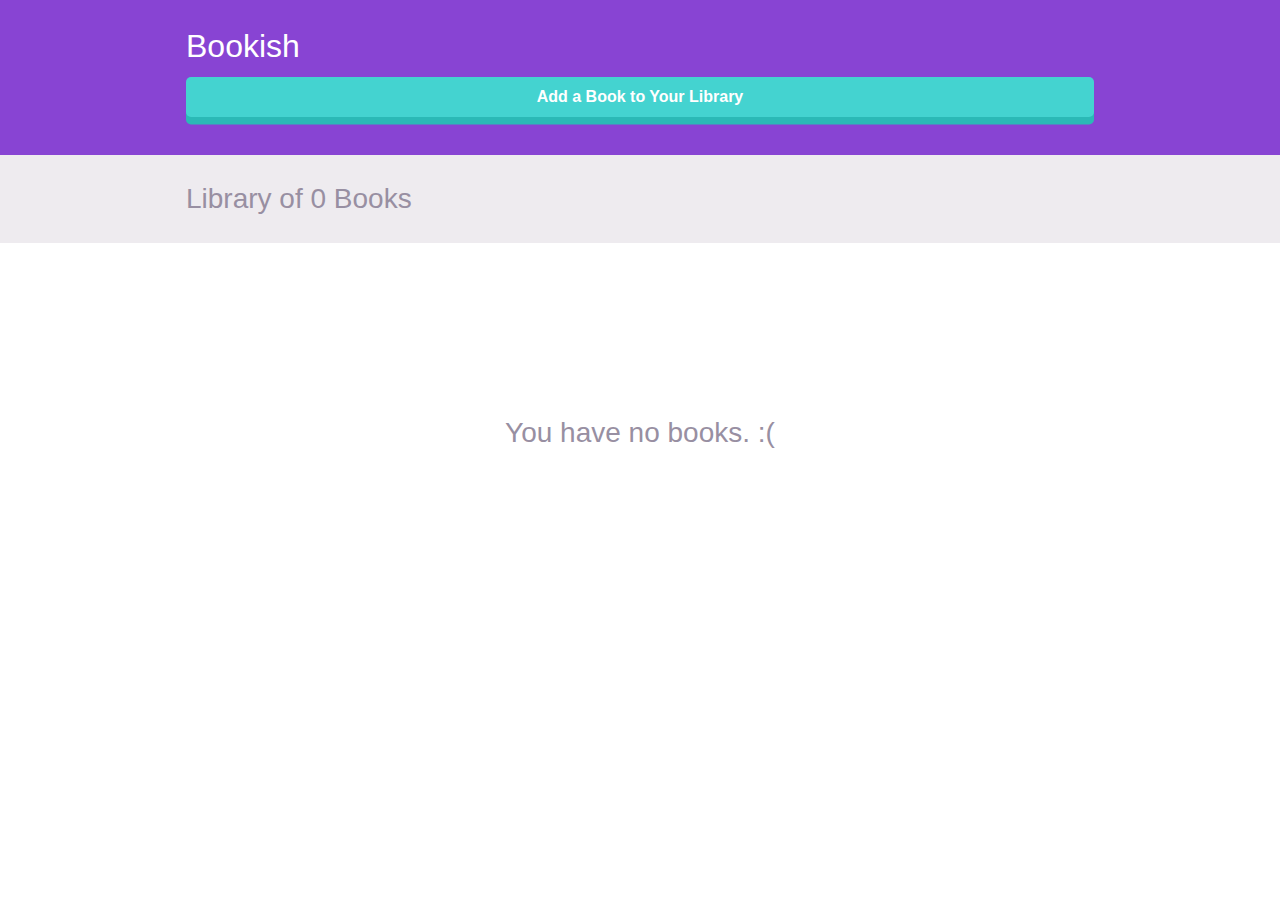
<file: index.html>
<!DOCTYPE html>
<html>
<head>
	<meta charset="utf-8">
	<meta name="viewport" content="width=device-width, initial-scale=1">
	<title>Bookish &mdash; Your library, bookity split!&trade;</title>
	<link href="assets/css/style.css" rel="stylesheet" type="text/css">
</head>
<body>
	<div id="container">
		<div class="full">
			<header class="logo">
				<h1>Bookish</h1>
				<form action="addbook.html">
					<button>Add a Book to Your Library</button>
				</form>
			</header>
		</div>
		<main class="content">
			<div class="full">
				<header>
					<h1>Library of <b>0</b> Books</h1>
				</header>
			</div>
			<p class="zero">You have no books. :(</p>
		</main>
	</div>
</body>
</html>
</file>
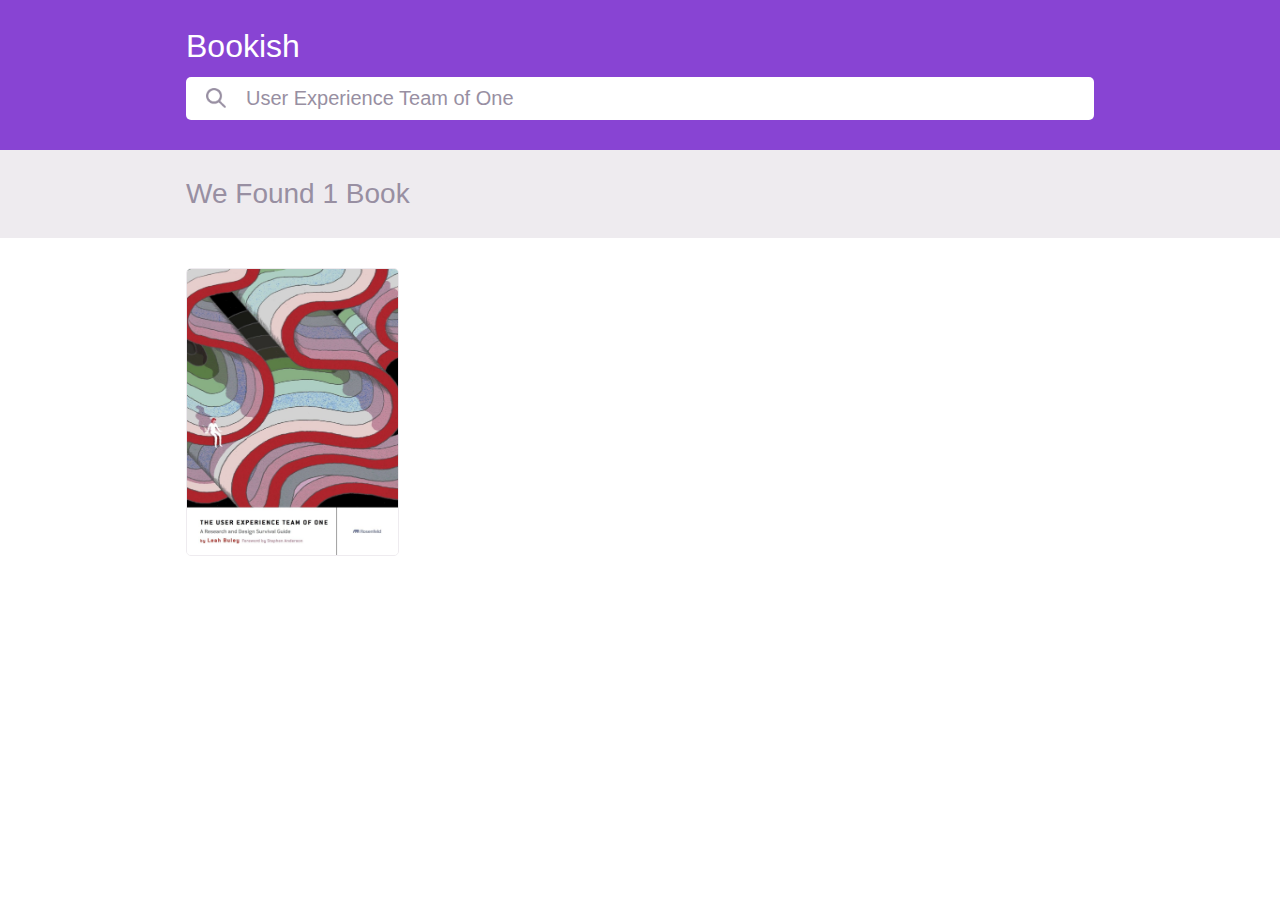
<file: addbook.html>
<!DOCTYPE html>
<html>
<head>
	<meta charset="utf-8">
	<meta name="viewport" content="width=device-width, initial-scale=1">
	<title>Bookish &mdash; Your library, bookity split!&trade;</title>
	<link href="assets/css/style.css" rel="stylesheet" type="text/css">
</head>
<body>
	<div id="container">
		<div class="full">
			<header class="logo">
				<h1><a href="index.html">Bookish</a></h1>
				<input id="search" value="User Experience Team of One">
			</header>
		</div>
		<main class="content">
			<div class="full">
				<header>
					<h1>We Found <b>1</b> Book</h1>
				</header>
			</div>
			<ul>
				<li><a href="bookdetail.html"><img src="assets/img/17-Buhley.jpg" alt="The User Experience Team of One by Leah Buhley"></a></li>
			</ul>
		</main>
	</div>
</body>
</html>
</file>
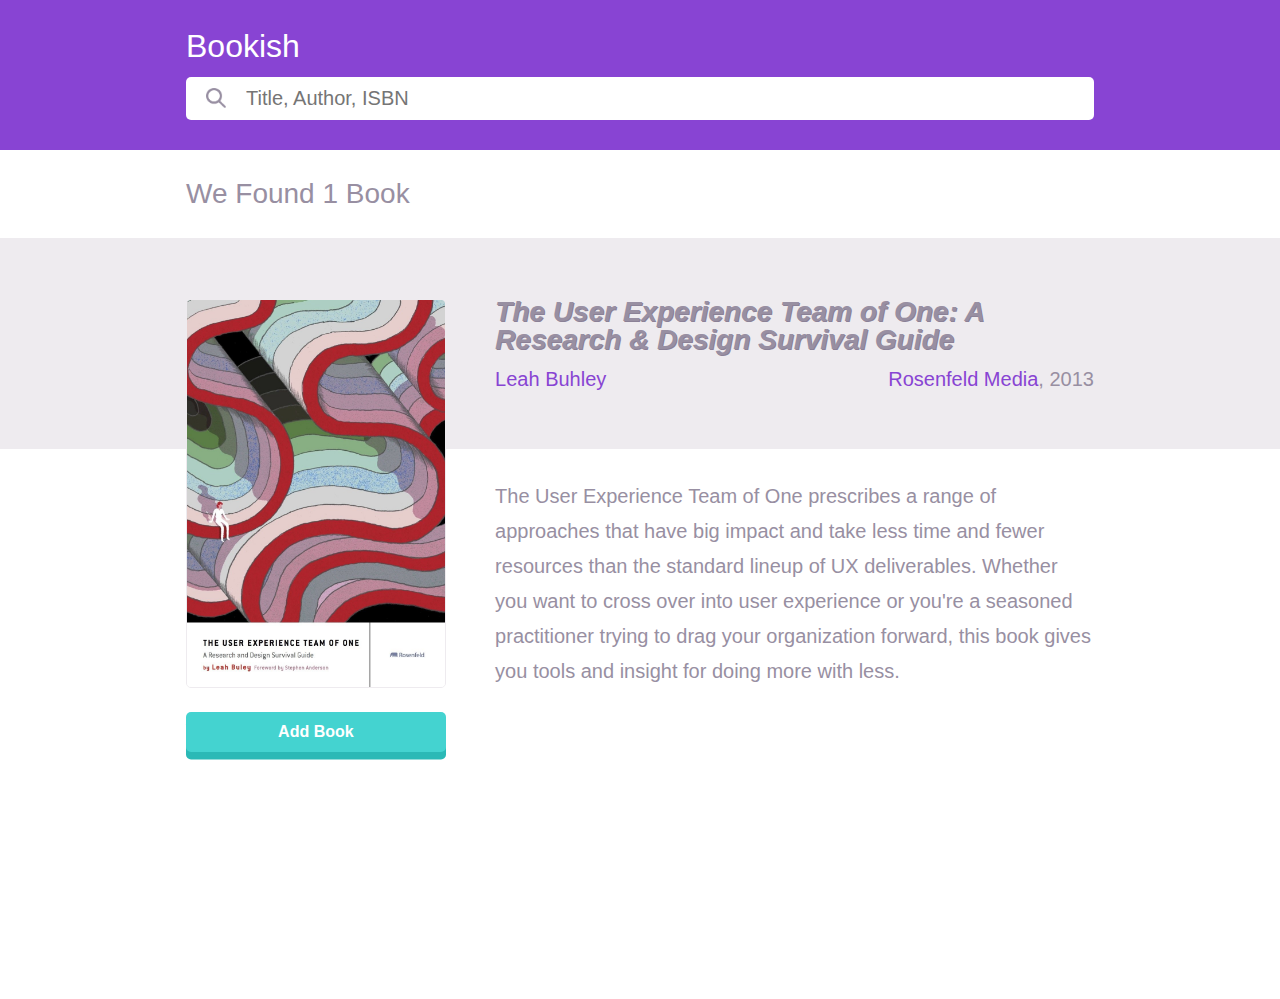
<file: bookdetail.html>
<!DOCTYPE html>
<html>
<head>
	<meta charset="utf-8">
	<meta name="viewport" content="width=device-width, initial-scale=1">
	<title>Bookish &mdash; Your library, bookity split!&trade;</title>
	<link href="assets/css/style.css" rel="stylesheet" type="text/css">
</head>
<body>
	<div id="container">
		<div class="full">
			<header class="logo">
				<h1><a href="index.html">Bookish</a></h1>
				<input id="search" placeholder="Title, Author, ISBN">
			</header>
		</div>
		<main class="content results">
			<header>
				<h1>We Found <b>1</b> Book</h1>
			</header>
			<div class="full">
				<div class="detail">
					<div class="meta">
						<h2>The User Experience Team of One: A Research &amp; Design Survival Guide</h2>
						<h3><a href="#">Leah Buhley</a></h3>
						<h3 class="publisher"><a href="#">Rosenfeld Media</a>, 2013</h3>
					</div>
				</div>
			</div>
			<div class="detail">
				<div class="book">
					<img src="assets/img/17-Buhley.jpg" alt="The User Experience Team of One by Leah Buhley">
					<form action="library.html">
						<button>Add Book</button>
					</form>
				</div>
				<div class="description">
					<p>The User Experience Team of One prescribes a range of approaches that have big impact and take less time and fewer resources than the standard lineup of UX deliverables. Whether you want to cross over into user experience or you're a seasoned practitioner trying to drag your organization forward, this book gives you tools and insight for doing more with less.</p>
				</div>
		</div>
		</main>
	</div>
</body>
</html>
</file>
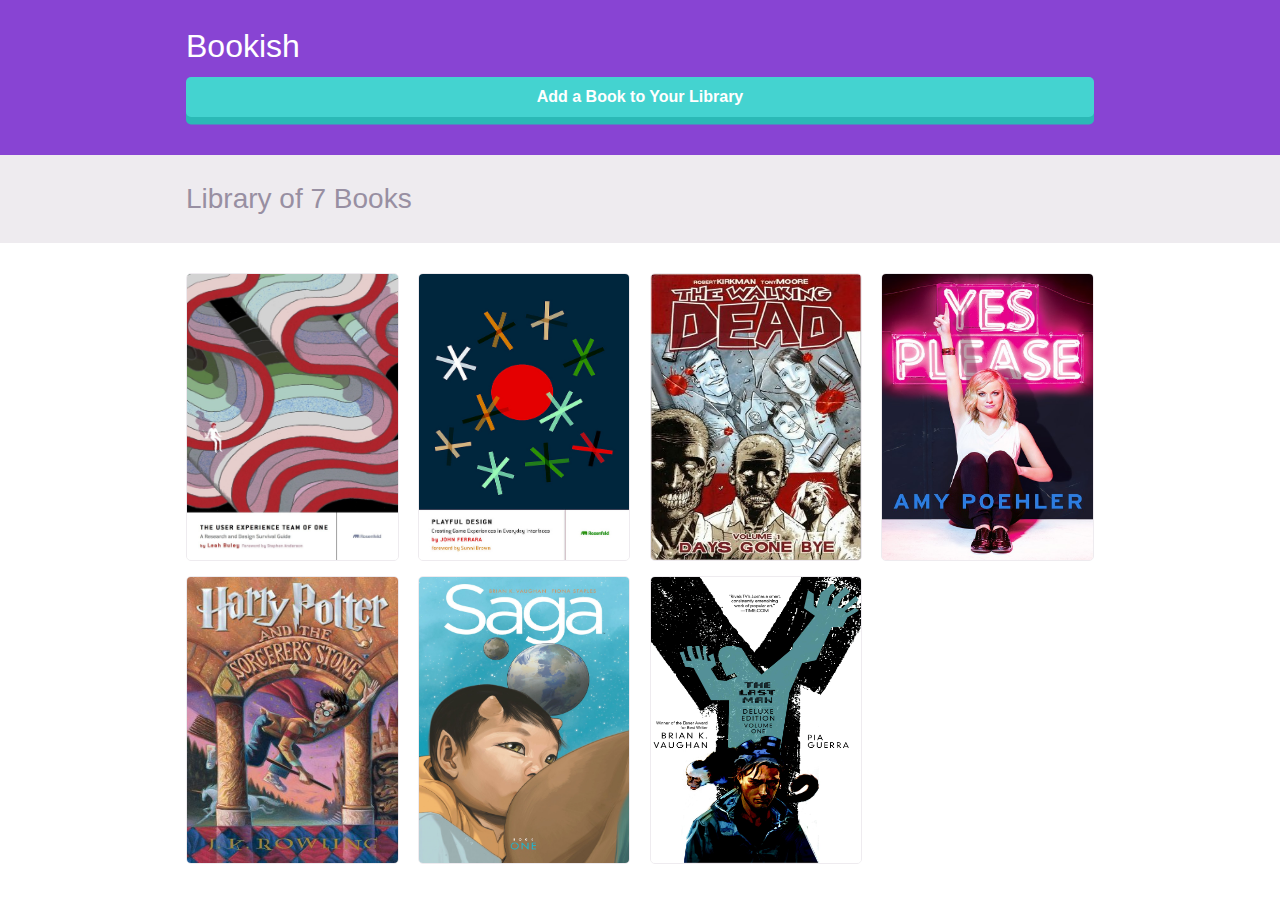
<file: library.html>
<!DOCTYPE html>
<html>
<head>
	<meta charset="utf-8">
	<meta name="viewport" content="width=device-width, initial-scale=1">
	<title>Bookish &mdash; Your library, bookity split!&trade;</title>
	<link href="assets/css/style.css" rel="stylesheet" type="text/css">
</head>
<body>
	<div id="container">
		<div class="full">
			<header class="logo">
				<h1><a href="index.html">Bookish</a></h1>
				<form action="addbook.html">
					<button>Add a Book to Your Library</button>
				</form>
			</header>
		</div>
		<main class="content">
			<div class="full">
				<header>
					<h1>Library of <b>7</b> Books</h1>
				</header>
			</div>
			<ul>
				<li><a href="bookdetail.html"><img src="assets/img/17-Buhley.jpg" alt="The User Experience Team of One by Leah Buhley"></a></li>
				<li><a href="#"><img src="assets/img/Ferrara-PlayfulDesign.jpg" alt="BPlayful Design by John Ferrara"></a></li>
				<li><a href="#"><img src="assets/img/Kirkman-TheWalkingDead.jpg" alt="The Walking Dead: Volume 1 by Robert Kirkman"></a></li>
				<li><a href="#"><img src="assets/img/Poehler-YesPlease.jpg" alt="Yes Please by Amy Poehler"></a></li>
				<li><a href="#"><img src="assets/img/Rowling-HP01.jpg" alt="Harry Potter and the Sorcerer's Stone by J.K. Rowling"></a></li>
				<li><a href="#"><img src="assets/img/Vaughan-Saga.jpg" alt="Saga: Volume 1 by Brian Vaughan"></a></li>
				<li><a href="#"><img src="assets/img/Vaughan-YLastMan.jpg" alt="Y: The Last Man: Volume 1 by Brian Vaughan"></a></li>
			</ul>
		</main>
	</div>
</body>
</html>
</file>
<file: assets/css/style.css>
@charset "UTF-8";
html {
  -webkit-box-sizing: border-box;
  -moz-box-sizing: border-box;
  box-sizing: border-box; }

*, *:before, *:after {
  -webkit-box-sizing: inherit;
  -moz-box-sizing: inherit;
  box-sizing: inherit; }

/* Bitters 0.10.0
 * http://bitters.bourbon.io
 * Copyright 2013–2014 thoughtbot, inc.
 * MIT License */
button,
input[type="submit"] {
  -webkit-font-smoothing: antialiased;
  background-color: #44D3D0;
  border-radius: 5px;
  color: white;
  display: inline-block;
  font-size: 1em;
  font-weight: bold;
  line-height: 1;
  padding: 0.75em 1em;
  text-decoration: none; }
  button:hover,
  input[type="submit"]:hover {
    background-color: #2bb9b6;
    color: white; }
  button:disabled,
  input[type="submit"]:disabled {
    cursor: not-allowed;
    opacity: 0.5; }

body {
  -webkit-font-smoothing: antialiased;
  background-color: #FFF;
  color: #988FA2;
  font-family: Avenir, Helvetica, Arial, sans-serif;
  font-size: 1em;
  line-height: 1.75; }

h1,
h2,
h3,
h4,
h5,
h6 {
  font-family: Avenir, Helvetica, Arial, sans-serif;
  font-weight: normal;
  line-height: 1;
  margin: 0;
  text-rendering: optimizeLegibility; }

h1 {
  font-size: 2em; }

h2 {
  font-size: 1.75em; }

h3 {
  font-size: 1.5em; }

h4 {
  font-size: 1.25em; }

h5 {
  font-size: 1em; }

h6 {
  font-size: 1em; }

p {
  margin: 0 0 0.875em; }

a {
  -webkit-transition: color 0.1s linear;
  -moz-transition: color 0.1s linear;
  transition: color 0.1s linear;
  color: #FFF;
  text-decoration: none; }
  a:hover {
    color: #2bb9b6; }
  a:active, a:focus {
    color: #2bb9b6;
    outline: none; }

b {
  font-weight: 500; }

hr {
  border-bottom: 1px solid #EEEBEF;
  border-left: none;
  border-right: none;
  border-top: none;
  margin: 1.75em 0; }

img,
picture {
  margin: 0;
  max-width: 100%; }

blockquote {
  border-left: 2px solid #EEEBEF;
  color: #beb9c5;
  margin: 1.75em 0;
  padding-left: 0.875em; }

cite {
  color: #d8d5dc;
  font-style: italic; }
  cite:before {
    content: "\2014 \00A0"; }

fieldset {
  background: white;
  border: 1px solid #EEEBEF;
  margin: 0 0 0.875em 0;
  padding: 1.75em; }

input,
label,
select {
  display: block;
  font-family: Avenir, Helvetica, Arial, sans-serif;
  font-size: 1em; }

label {
  font-weight: bold;
  margin-bottom: 0.4375em; }
  label.required:after {
    content: "*"; }
  label abbr {
    display: none; }

textarea,
input[type="color"], input[type="date"], input[type="datetime"], input[type="datetime-local"], input[type="email"], input[type="month"], input[type="number"], input[type="password"], input[type="search"], input[type="tel"], input[type="text"], input[type="time"], input[type="url"], input[type="week"], textarea,
select[multiple=multiple] {
  -webkit-box-sizing: border-box;
  -moz-box-sizing: border-box;
  box-sizing: border-box;
  -webkit-transition: border-color;
  -moz-transition: border-color;
  transition: border-color;
  background-color: white;
  border-radius: 5px;
  border: 1px solid #EEEBEF;
  box-shadow: inset 0 1px 3px rgba(0, 0, 0, 0.06);
  font-family: Avenir, Helvetica, Arial, sans-serif;
  font-size: 1em;
  margin-bottom: 0.875em;
  padding: 0.58333em 0.58333em;
  width: 100%; }
  textarea:hover,
  input[type="color"]:hover, input[type="date"]:hover, input[type="datetime"]:hover, input[type="datetime-local"]:hover, input[type="email"]:hover, input[type="month"]:hover, input[type="number"]:hover, input[type="password"]:hover, input[type="search"]:hover, input[type="tel"]:hover, input[type="text"]:hover, input[type="time"]:hover, input[type="url"]:hover, input[type="week"]:hover, textarea:hover,
  select[multiple=multiple]:hover {
    border-color: #d6cfd8; }
  textarea:focus,
  input[type="color"]:focus, input[type="date"]:focus, input[type="datetime"]:focus, input[type="datetime-local"]:focus, input[type="email"]:focus, input[type="month"]:focus, input[type="number"]:focus, input[type="password"]:focus, input[type="search"]:focus, input[type="tel"]:focus, input[type="text"]:focus, input[type="time"]:focus, input[type="url"]:focus, input[type="week"]:focus, textarea:focus,
  select[multiple=multiple]:focus {
    border-color: #44D3D0;
    box-shadow: inset 0 1px 3px rgba(0, 0, 0, 0.06), 0 0 5px rgba(48, 205, 202, 0.7);
    outline: none; }

textarea {
  resize: vertical; }

input {
  float: left;
  display: block;
  margin-right: 2.12766%;
  width: 100%;
  padding: 0.5em 3em;
  background: #FFF url("../img/searchicon.png") no-repeat 1em;
  background-size: 1em;
  border: none;
  border-radius: 5px;
  color: #988FA2; }
  input:last-child {
    margin-right: 0; }
  @media screen and (min-width: 640px) {
    input {
      font-size: 1.25em; } }

input[type="search"] {
  -webkit-appearance: none;
  -moz-appearance: none;
  -ms-appearance: none;
  -o-appearance: none;
  appearance: none; }

input[type="checkbox"],
input[type="radio"] {
  display: inline;
  margin-right: 0.4375em; }

input[type="file"] {
  padding-bottom: 0.875em;
  width: 100%; }

select {
  margin-bottom: 1.75em;
  max-width: 100%;
  width: auto; }

table {
  border-collapse: collapse;
  margin: 0.875em 0;
  table-layout: fixed;
  width: 100%; }

th {
  border-bottom: 1px solid #cac1cd;
  font-weight: bold;
  padding: 0.875em 0;
  text-align: left; }

td {
  border-bottom: 1px solid #EEEBEF;
  padding: 0.875em 0; }

tr,
td,
th {
  vertical-align: middle; }

ul,
ol {
  margin: 0;
  padding: 0;
  list-style-type: none; }
dl {
  margin-bottom: 0.875em; }
  dl dt {
    font-weight: bold;
    margin-top: 0.875em; }
  dl dd {
    margin: 0; }

button,
input[type="submit"] {
  -webkit-appearance: none;
  -moz-appearance: none;
  -ms-appearance: none;
  -o-appearance: none;
  appearance: none;
  float: left;
  display: block;
  margin-right: 2.12766%;
  width: 100%;
  box-shadow: 0 7.5px #2bb9b6;
  border: none;
  cursor: pointer;
  user-select: none;
  vertical-align: middle;
  white-space: nowrap; }
  button:last-child,
  input[type="submit"]:last-child {
    margin-right: 0; }
  button:hover,
  input[type="submit"]:hover {
    box-shadow: 0 7.5px #1d7b79; }

button {
  font-family: Avenir, Helvetica, Arial, sans-serif;
  font-weight: 800;
  margin-bottom: 7.5px;
  outline: none; }
  button:active {
    box-shadow: 0 3.75px #1d7b79;
    transform: translate(0, 3.75px); }

body {
  margin: 0;
  padding: 0; }

.full {
  background-color: #8844D3;
  min-width: 100%; }

header {
  max-width: 68em;
  margin-left: auto;
  margin-right: auto;
  padding: 30px; }
  header::after {
    clear: both;
    content: "";
    display: table; }
  @media screen and (min-width: 640px) {
    header {
      padding: 30px 90px; } }

.logo {
  max-width: 68em;
  margin-left: auto;
  margin-right: auto; }
  .logo::after {
    clear: both;
    content: "";
    display: table; }
  @media screen and (min-width: 640px) {
    .logo {
      padding: 30px 90px; } }
  .logo h1 {
    color: #FFF;
    font-size: 1.5em;
    margin-bottom: 15px; }
    @media screen and (min-width: 640px) {
      .logo h1 {
        font-size: 2em; } }
    .logo h1 a {
      color: #FFF; }

.content .full {
  background-color: #EEEBEF; }
.content h1 {
  font-size: 1.25em;
  text-align: center; }
  @media screen and (min-width: 640px) {
    .content h1 {
      font-size: 1.75em;
      text-align: left; } }
.content p.zero {
  font-size: 1.75em;
  margin-top: 135px;
  text-align: center; }
  @media screen and (min-width: 640px) {
    .content p.zero {
      margin-top: 165px; } }

.results .full {
  background-color: #FFF; }
  @media screen and (min-width: 640px) {
    .results .full {
      background-color: #EEEBEF; } }
.results header {
  background-color: #EEEBEF; }
  @media screen and (min-width: 640px) {
    .results header {
      background-color: transparent; } }

.detail {
  max-width: 68em;
  margin-left: auto;
  margin-right: auto;
  padding: 30px 30px 0; }
  .detail::after {
    clear: both;
    content: "";
    display: table; }
  @media screen and (min-width: 640px) {
    .detail {
      padding: 0 90px; } }
  @media screen and (min-width: 40em) and (max-width: 60em) {
    .detail .meta {
      float: left;
      display: block;
      margin-right: 3.22581%;
      width: 61.29032%;
      margin-left: 38.70968%;
      padding: 60px 0; }
      .detail .meta:last-child {
        margin-right: 0; } }
  @media screen and (min-width: 60.0625em) {
    .detail .meta {
      float: left;
      display: block;
      margin-right: 2.12766%;
      width: 65.95745%;
      margin-left: 34.04255%;
      padding: 60px 0; }
      .detail .meta:last-child {
        margin-right: 0; } }
  .detail .meta h2 {
    font-size: 1.25em;
    font-style: italic;
    margin-bottom: 15px; }
    @media screen and (min-width: 40em) and (max-width: 60em) {
      .detail .meta h2 {
        font-size: 1.5em;
        font-weight: 600;
        text-shadow: 1px 1px 0 #8b8196; } }
    @media screen and (min-width: 60.0625em) {
      .detail .meta h2 {
        font-size: 1.75em;
        font-weight: 600;
        text-shadow: 1px 1px 0 #8b8196; } }
  .detail .meta h3 {
    float: left;
    display: block;
    margin-right: 2.12766%;
    width: 48.93617%;
    font-size: 1em; }
    .detail .meta h3:last-child {
      margin-right: 0; }
    @media screen and (min-width: 60.0625em) {
      .detail .meta h3 {
        font-size: 1.25em; } }
    .detail .meta h3 a {
      color: #8844D3; }
  .detail .meta h3.publisher {
    text-align: right; }
  .detail .book {
    margin-bottom: 90px; }
    @media screen and (min-width: 40em) and (max-width: 60em) {
      .detail .book {
        padding: 0 30px 0 0;
        float: left;
        display: block;
        margin-right: 3.22581%;
        width: 35.48387%;
        position: relative;
        bottom: 165px; }
        .detail .book:last-child {
          margin-right: 0; } }
    @media screen and (min-width: 60.0625em) {
      .detail .book {
        float: left;
        display: block;
        margin-right: 2.12766%;
        width: 31.91489%;
        padding: 0 30px 0 0;
        position: relative;
        bottom: 150px; }
        .detail .book:last-child {
          margin-right: 0; } }
    .detail .book img {
      margin-bottom: 15px; }
  @media screen and (min-width: 40em) and (max-width: 60em) {
    .detail .description {
      float: left;
      display: block;
      margin-right: 3.22581%;
      width: 61.29032%;
      padding: 30px 0;
      font-size: 1.25em; }
      .detail .description:last-child {
        margin-right: 0; } }
  @media screen and (min-width: 60.0625em) {
    .detail .description {
      float: left;
      display: block;
      margin-right: 2.12766%;
      width: 65.95745%;
      padding: 30px 0;
      font-size: 1.25em; }
      .detail .description:last-child {
        margin-right: 0; } }

ul {
  max-width: 68em;
  margin-left: auto;
  margin-right: auto;
  padding: 30px; }
  ul::after {
    clear: both;
    content: "";
    display: table; }
  @media screen and (min-width: 640px) {
    ul {
      padding: 30px 90px; } }

li {
  margin-bottom: 15px;
  transition: opacity .5s ease; }
  @media screen and (max-width: 39.9375em) {
    li {
      float: left;
      display: block;
      margin-right: 6.66667%;
      width: 46.66667%;
      height: 15em; }
      li:last-child {
        margin-right: 0; }
      li:nth-child(2n) {
        margin-right: 0; }
      li:nth-child(2n+1) {
        clear: left; } }
  @media screen and (min-width: 40em) and (max-width: 60em) {
    li {
      float: left;
      display: block;
      margin-right: 2.12766%;
      width: 31.91489%;
      height: 18em; }
      li:last-child {
        margin-right: 0; }
      li:nth-child(3n) {
        margin-right: 0; }
      li:nth-child(3n+1) {
        clear: left; } }
  @media screen and (min-width: 60.0625em) {
    li {
      float: left;
      display: block;
      margin-right: 2.12766%;
      width: 23.40426%;
      height: 18em; }
      li:last-child {
        margin-right: 0; }
      li:nth-child(4n) {
        margin-right: 0; }
      li:nth-child(4n+1) {
        clear: left; } }

li:hover {
  position: relative;
  opacity: .7; }

img {
  border: 1px solid #EEEBEF;
  border-radius: 5px;
  width: 100%;
  height: 100%; }

/*# sourceMappingURL=style.css.map */
</file>
